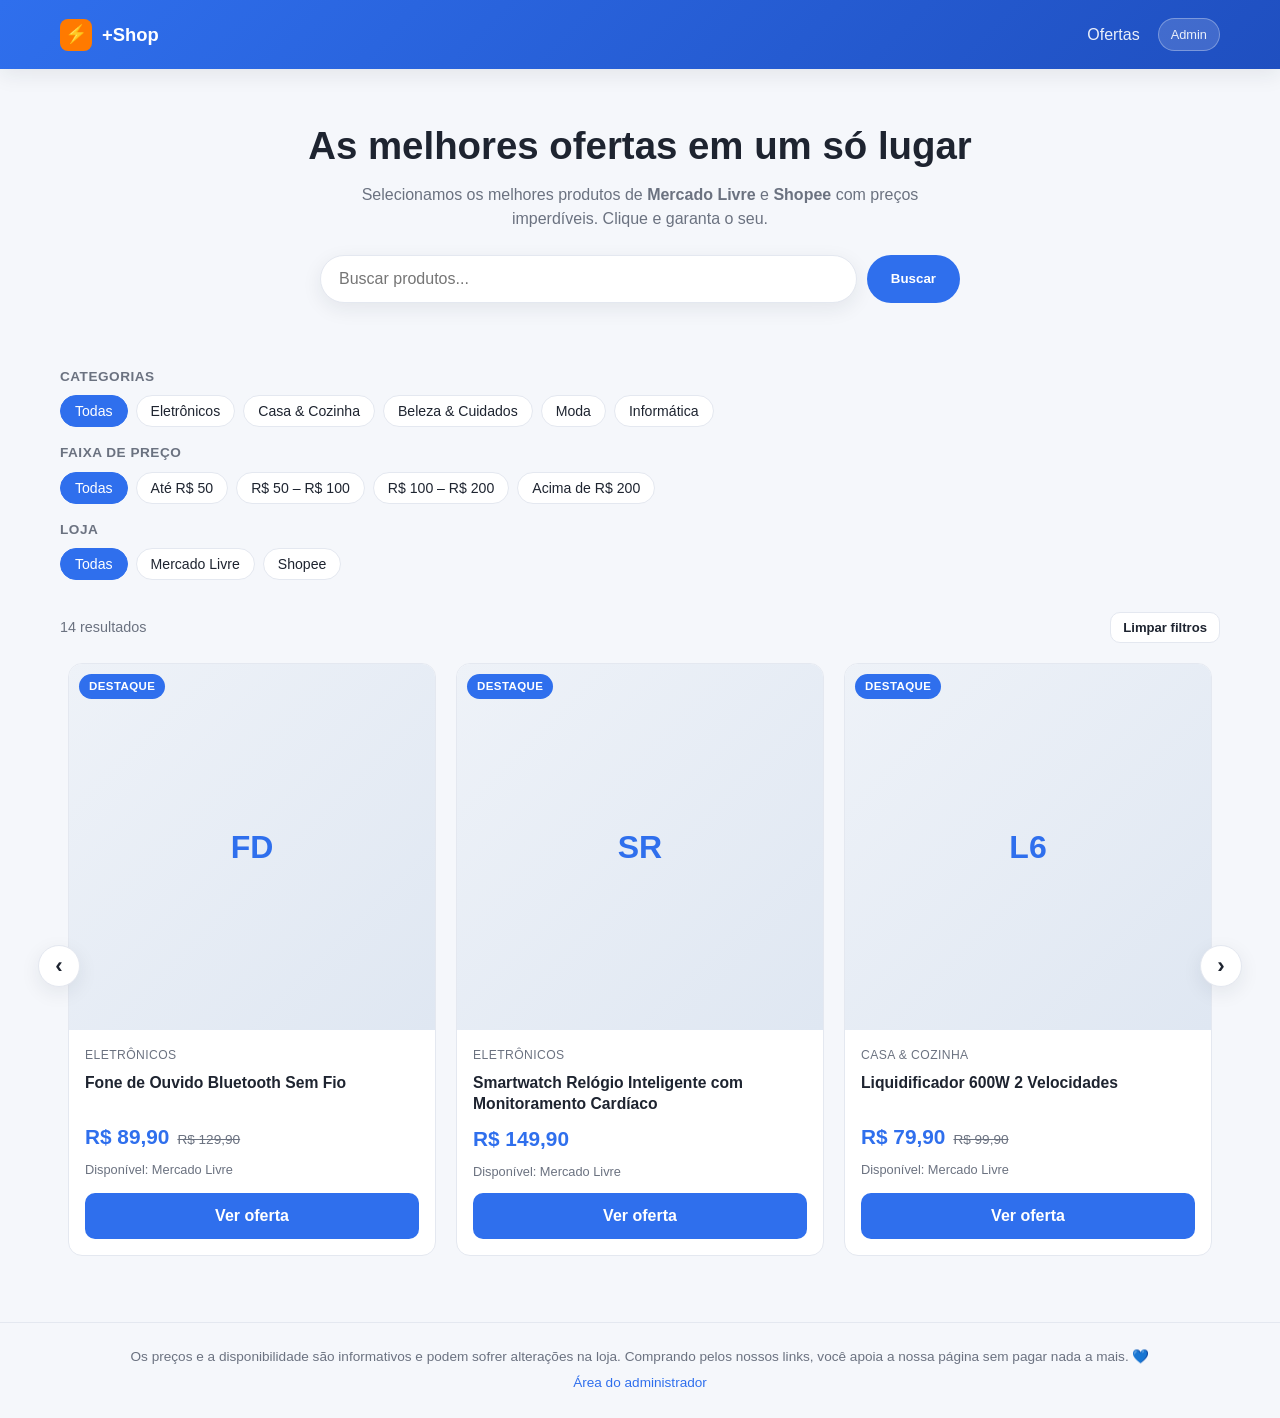
<file: index.html>
<!DOCTYPE html>
<html lang="pt-BR">
<head>
  <meta charset="UTF-8">
  <meta name="viewport" content="width=device-width, initial-scale=1.0">
  <title>+Shop | Cupons e Produtos em Promoção</title>
  <meta name="description" content="Confira as melhores ofertas selecionadas em Mercado Livre e Shopee. Pesquise produtos por categoria e faixa de preço.">
  <link rel="stylesheet" href="css/style.css">
</head>
<body>

  <header class="site-header">
    <div class="container">
      <div class="brand">
        <span class="logo">⚡</span>
        <span>+Shop</span>
      </div>
      <nav class="nav-links">
        <a href="#ofertas">Ofertas</a>
        <a href="admin.html" class="badge-admin">Admin</a>
      </nav>
    </div>
  </header>

  <section class="hero">
    <div class="container">
      <h1>As melhores ofertas em um só lugar</h1>
      <p>Selecionamos os melhores produtos de <strong>Mercado Livre</strong> e <strong>Shopee</strong> com preços imperdíveis. Clique e garanta o seu.</p>
      <div class="search-bar">
        <input type="search" id="searchInput" placeholder="Buscar produtos..." aria-label="Buscar produtos">
        <button type="button" id="searchBtn">Buscar</button>
      </div>
    </div>
  </section>

  <main class="container">

    <section class="filters" id="filters">
      <div class="filter-group">
        <h3>Categorias</h3>
        <div class="chips" id="categoryChips"></div>
      </div>
      <div class="filter-group">
        <h3>Faixa de preço</h3>
        <div class="chips" id="priceChips"></div>
      </div>
      <div class="filter-group">
        <h3>Loja</h3>
        <div class="chips" id="storeChips"></div>
      </div>
    </section>

    <section id="ofertas">
      <div class="results-info">
        <span id="resultsCount">Carregando produtos...</span>
        <button type="button" class="btn btn-ghost btn-sm" id="clearFilters">Limpar filtros</button>
      </div>
      <div class="carousel" id="productCarousel">
        <button type="button" class="carousel-btn prev" id="carouselPrev" aria-label="Anterior">‹</button>
        <div class="carousel-track" id="productTrack" tabindex="0" aria-label="Carrossel de produtos"></div>
        <button type="button" class="carousel-btn next" id="carouselNext" aria-label="Próximo">›</button>
      </div>
    </section>

  </main>

  <footer>
    <div class="container">
      <p>Os preços e a disponibilidade são informativos e podem sofrer alterações na loja. Comprando pelos nossos links, você apoia a nossa página sem pagar nada a mais. 💙</p>
      <p style="margin-top:6px"><a href="admin.html">Área do administrador</a></p>
    </div>
  </footer>

  <div class="toast" id="toast" role="status"></div>

  <script src="js/products.js"></script>
</body>
</html>
</file>
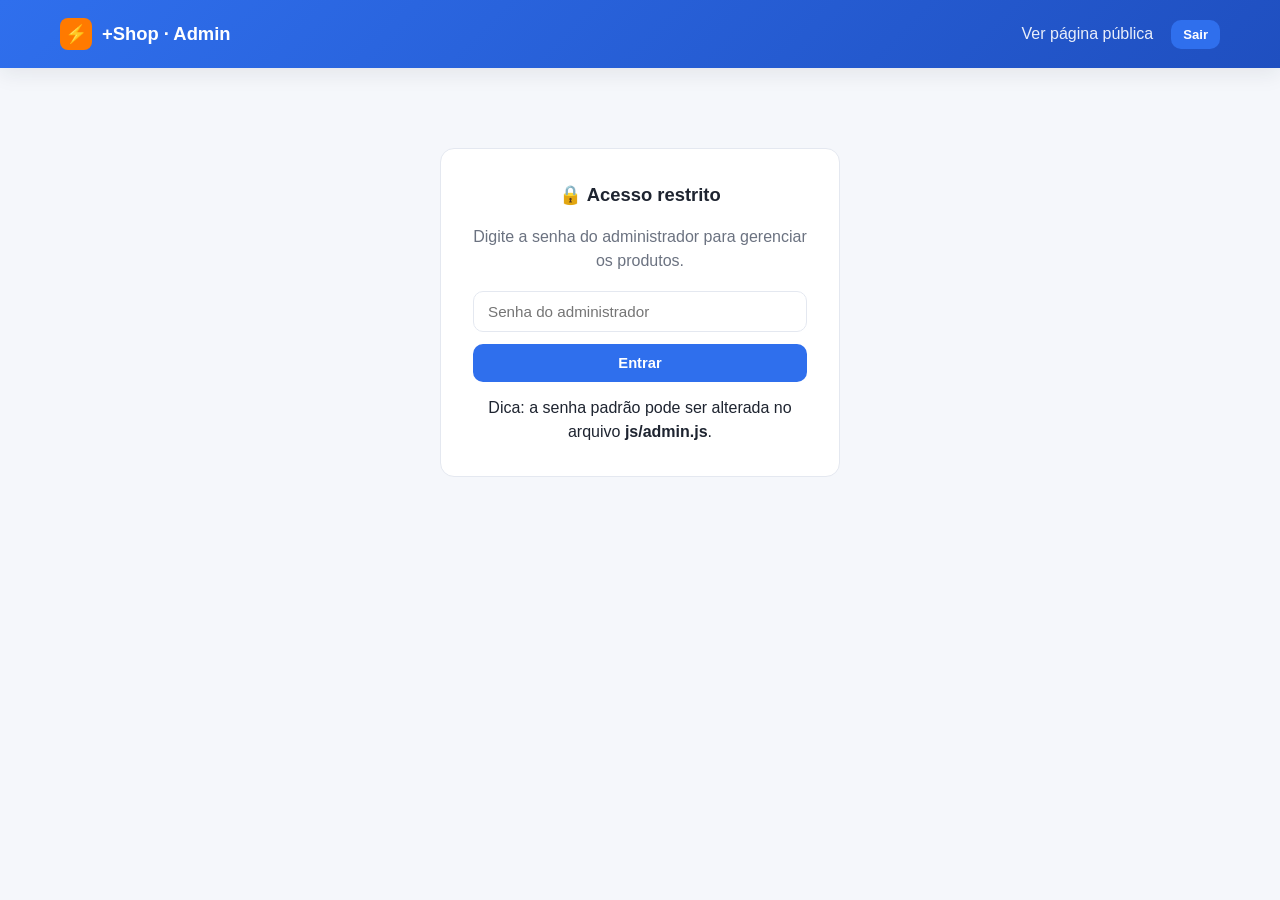
<file: admin.html>
<!DOCTYPE html>
<html lang="pt-BR">
<head>
  <meta charset="UTF-8">
  <meta name="viewport" content="width=device-width, initial-scale=1.0">
  <title>Painel do Administrador | +Shop</title>
  <link rel="stylesheet" href="css/style.css">
</head>
<body>

  <header class="site-header">
    <div class="container">
      <div class="brand">
        <span class="logo">⚡</span>
        <span>+Shop · Admin</span>
      </div>
      <nav class="nav-links">
        <a href="index.html">Ver página pública</a>
        <button type="button" class="btn btn-sm" id="logoutBtn" hidden>Sair</button>
      </nav>
    </div>
  </header>

  <!-- Tela de senha -->
  <div class="container" id="authGate">
    <div class="auth-gate">
      <div class="card panel">
        <h2>🔒 Acesso restrito</h2>
        <p style="color:var(--muted);margin-bottom:18px">Digite a senha do administrador para gerenciar os produtos.</p>
        <div class="field">
          <input type="password" id="passwordInput" placeholder="Senha do administrador" autocomplete="current-password">
        </div>
        <button type="button" class="btn btn-block" id="loginBtn">Entrar</button>
        <p class="hint" style="margin-top:14px">Dica: a senha padrão pode ser alterada no arquivo <strong>js/admin.js</strong>.</p>
      </div>
    </div>
  </div>

  <!-- Painel -->
  <div class="container" id="adminPanel" hidden>

    <main class="admin-layout">

      <!-- Formulário -->
      <div class="panel">
        <h2 id="formTitle">Novo produto</h2>

        <form id="productForm" autocomplete="off">
          <input type="hidden" id="productId">

          <div class="field">
            <label for="fName">Nome do produto *</label>
            <input type="text" id="fName" required>
          </div>

          <div class="field">
            <label for="fCategory">Categoria *</label>
            <input type="text" id="fCategory" list="categoryList" required placeholder="Ex.: Eletrônicos">
            <datalist id="categoryList"></datalist>
          </div>

          <div class="field">
            <label for="fDescription">Descrição</label>
            <textarea id="fDescription" rows="2" placeholder="Breve descrição do produto (opcional)"></textarea>
          </div>

          <div class="field">
            <label for="fPrice">Preço atual (R$) *</label>
            <input type="number" id="fPrice" min="0" step="0.01" required placeholder="99.90">
          </div>

          <div class="field">
            <label for="fOldPrice">Preço antigo (R$)</label>
            <input type="number" id="fOldPrice" min="0" step="0.01" placeholder="Deixe 0 se não houver">
            <div class="hint">Mostra o preço antigo riscado se for maior que o atual.</div>
          </div>

          <div class="field">
            <label for="fImage">URL da imagem</label>
            <input type="url" id="fImage" placeholder="https://... (opcional)">
            <div class="hint">Se estiver vazio, é exibida uma imagem com as iniciais do produto.</div>
          </div>

          <div class="field">
            <label for="fStore">Loja *</label>
            <select id="fStore" required>
              <option value="Mercado Livre">Mercado Livre</option>
              <option value="Shopee">Shopee</option>
              <option value="Outra">Outra</option>
            </select>
          </div>

          <div class="field">
            <label for="fLink">Link de afiliado *</label>
            <input type="url" id="fLink" required placeholder="https://...">
            <div class="hint">Use o link de afiliado gerado na plataforma (Ex.: Mercado Livre / Shopee).</div>
          </div>

          <div class="field">
            <label>
              <input type="checkbox" id="fFeatured" style="width:auto;display:inline;margin-right:6px">
              Marcar como <strong>destaque</strong>
            </label>
          </div>

          <div class="form-actions">
            <button type="submit" class="btn" id="saveBtn">Salvar produto</button>
            <button type="button" class="btn btn-ghost" id="resetBtn" hidden>Cancelar edição</button>
          </div>
        </form>
      </div>

      <!-- Lista -->
      <div class="panel">
        <h2>Produtos cadastrados <span id="panelCount" style="color:var(--muted);font-weight:400"></span></h2>

        <div class="stats">
          <div class="stat"><b id="statTotal">0</b><span>Total</span></div>
          <div class="stat"><b id="statFeatured">0</b><span>Destaques</span></div>
          <div class="stat"><b id="statCats">0</b><span>Categorias</span></div>
        </div>

        <div style="overflow-x:auto">
          <table class="admin-table" id="productTable">
            <thead>
              <tr>
                <th>Produto</th>
                <th>Categoria</th>
                <th>Preço</th>
                <th>Destaque</th>
                <th>Ações</th>
              </tr>
            </thead>
            <tbody id="productTableBody"></tbody>
          </table>
        </div>

        <h3>Publicar alterações</h3>
        <p class="hint" style="margin-bottom:14px">
          Este site é estático. Para publicar no ar, faça o download/exportação do <strong>products.json</strong>
          e substitua o arquivo do seu servidor, ou cole o conteúdo abaixo.
        </p>
        <div class="form-actions">
          <button type="button" class="btn btn-accent" id="exportBtn">⬇ Baixar products.json</button>
          <button type="button" class="btn btn-ghost" id="copyBtn">Copiar JSON</button>
          <button type="button" class="btn btn-ghost" id="importBtn">Importar JSON</button>
        </div>
        <div class="field" id="importArea" hidden style="margin-top:14px">
          <label for="importText">Cole o conteúdo do products.json</label>
          <textarea id="importText" class="code"></textarea>
          <div class="form-actions">
            <button type="button" class="btn" id="confirmImportBtn">Importar agora</button>
            <button type="button" class="btn btn-ghost" id="cancelImportBtn">Cancelar</button>
          </div>
        </div>
      </div>

    </main>
  </div>

  <div class="toast" id="toast" role="status"></div>

  <script src="js/admin.js"></script>
</body>
</html>
</file>
<file: css/style.css>
:root {
  --primary: #2f6fed;
  --primary-dark: #1f4fc0;
  --accent: #ff7a00;
  --bg: #f5f7fb;
  --card: #ffffff;
  --text: #1e2430;
  --muted: #6b7280;
  --border: #e4e8f0;
  --success: #16a34a;
  --danger: #dc2626;
  --radius: 14px;
  --shadow: 0 6px 20px rgba(30, 36, 48, 0.08);
}

* { box-sizing: border-box; margin: 0; padding: 0; }

body {
  font-family: -apple-system, BlinkMacSystemFont, "Segoe UI", Roboto, Helvetica, Arial, sans-serif;
  background: var(--bg);
  color: var(--text);
  line-height: 1.5;
}

a { color: var(--primary); text-decoration: none; }
img { max-width: 100%; display: block; }

.container { max-width: 1200px; margin: 0 auto; padding: 0 20px; }

/* Header */
.site-header {
  background: linear-gradient(135deg, var(--primary), var(--primary-dark));
  color: #fff;
  padding: 18px 0;
  position: sticky;
  top: 0;
  z-index: 50;
  box-shadow: var(--shadow);
}
.site-header .container {
  display: flex;
  align-items: center;
  justify-content: space-between;
  gap: 16px;
  flex-wrap: wrap;
}
.brand { display: flex; align-items: center; gap: 10px; font-weight: 700; font-size: 1.15rem; }
.brand .logo { width: 32px; height: 32px; border-radius: 8px; display: grid; place-items: center; background: var(--accent); color: #fff; font-size: 18px; }
.nav-links { display: flex; gap: 18px; align-items: center; }
.nav-links a { color: rgba(255,255,255,0.9); font-weight: 500; }
.nav-links a:hover { color: #fff; }
.badge-admin {
  background: rgba(255,255,255,0.15);
  border: 1px solid rgba(255,255,255,0.3);
  padding: 6px 12px;
  border-radius: 999px;
  font-size: 0.8rem;
}

/* Hero */
.hero { padding: 48px 0 32px; text-align: center; }
.hero h1 { font-size: clamp(1.6rem, 4vw, 2.4rem); margin-bottom: 8px; }
.hero p { color: var(--muted); max-width: 640px; margin: 0 auto 24px; }

/* Search bar */
.search-bar {
  display: flex;
  gap: 10px;
  max-width: 640px;
  margin: 0 auto;
}
.search-bar input {
  flex: 1;
  padding: 14px 18px;
  border: 1px solid var(--border);
  border-radius: 999px;
  font-size: 1rem;
  outline: none;
  background: var(--card);
  box-shadow: var(--shadow);
}
.search-bar input:focus { border-color: var(--primary); }
.search-bar button {
  padding: 0 24px;
  border: none;
  border-radius: 999px;
  background: var(--primary);
  color: #fff;
  font-weight: 600;
  cursor: pointer;
}
.search-bar button:hover { background: var(--primary-dark); }

/* Filters */
.filters { margin: 32px 0; }
.filter-group { margin-bottom: 16px; }
.filter-group h3 { font-size: 0.85rem; text-transform: uppercase; letter-spacing: 0.5px; color: var(--muted); margin-bottom: 8px; }
.chips { display: flex; flex-wrap: wrap; gap: 8px; }
.chip {
  padding: 7px 14px;
  border: 1px solid var(--border);
  border-radius: 999px;
  background: var(--card);
  cursor: pointer;
  font-size: 0.88rem;
  font-weight: 500;
  color: var(--text);
  transition: all 0.15s;
}
.chip:hover { border-color: var(--primary); color: var(--primary); }
.chip.active { background: var(--primary); border-color: var(--primary); color: #fff; }

/* Grid */
.results-info { display: flex; justify-content: space-between; align-items: center; margin: 8px 0 16px; color: var(--muted); font-size: 0.9rem; }

/* Carousel */
.carousel { position: relative; padding: 0 8px; }
.carousel-track {
  display: flex;
  gap: 20px;
  overflow-x: auto;
  scroll-snap-type: x mandatory;
  padding: 4px 2px 18px;
  scrollbar-width: none;
}
.carousel-track::-webkit-scrollbar { display: none; }
.carousel-slide {
  flex: 0 0 auto;
  scroll-snap-align: start;
}
.carousel-slide .card { height: 100%; }
.carousel-btn {
  position: absolute;
  top: 50%;
  transform: translateY(-50%);
  z-index: 10;
  width: 42px;
  height: 42px;
  border-radius: 50%;
  border: 1px solid var(--border);
  background: var(--card);
  color: var(--text);
  font-size: 1.4rem;
  font-weight: 700;
  line-height: 1;
  cursor: pointer;
  box-shadow: var(--shadow);
  display: grid;
  place-items: center;
  transition: background 0.15s, color 0.15s;
}
.carousel-btn:hover:not(:disabled) { background: var(--primary); color: #fff; border-color: var(--primary); }
.carousel-btn:disabled { opacity: 0.3; cursor: default; }
.carousel-btn.prev { left: -22px; }
.carousel-btn.next { right: -22px; }
@media (max-width: 520px) { .carousel-btn.prev { left: 0; } .carousel-btn.next { right: 0; } }

/* Card */
.card {
  background: var(--card);
  border: 1px solid var(--border);
  border-radius: var(--radius);
  overflow: hidden;
  display: flex;
  flex-direction: column;
  transition: transform 0.15s, box-shadow 0.15s;
}
.card:hover { transform: translateY(-3px); box-shadow: var(--shadow); }
.card-img {
  background: linear-gradient(135deg, #eef2f8, #dfe7f2);
  aspect-ratio: 1 / 1;
  display: grid;
  place-items: center;
  color: var(--muted);
  font-weight: 600;
  font-size: 1.1rem;
  position: relative;
}
.card-img img { width: 100%; height: 100%; object-fit: cover; }
.card-img .placeholder-initials { font-size: 2rem; color: var(--primary); font-weight: 700; }
.card-badge {
  position: absolute;
  top: 10px;
  left: 10px;
  background: var(--accent);
  color: #fff;
  font-size: 0.72rem;
  font-weight: 700;
  padding: 4px 10px;
  border-radius: 999px;
  text-transform: uppercase;
  letter-spacing: 0.4px;
}
.card-badge.featured { background: var(--primary); }
.card-body { padding: 16px; display: flex; flex-direction: column; gap: 8px; flex: 1; }
.card-body h3 { font-size: 0.98rem; line-height: 1.35; font-weight: 600; min-height: 2.6em; }
.card-cat { font-size: 0.76rem; color: var(--muted); text-transform: uppercase; letter-spacing: 0.4px; }
.card-price { display: flex; align-items: baseline; gap: 8px; }
.price-now { font-size: 1.3rem; font-weight: 700; color: var(--primary); }
.price-old { font-size: 0.85rem; color: var(--muted); text-decoration: line-through; }
.card-store { font-size: 0.8rem; color: var(--muted); margin-bottom: 4px; }
.card-btn {
  margin-top: auto;
  display: block;
  text-align: center;
  background: var(--primary);
  color: #fff;
  font-weight: 600;
  padding: 11px;
  border-radius: 10px;
  transition: background 0.15s;
}
.card-btn:hover { background: var(--primary-dark); }

/* Empty state */
.empty {
  grid-column: 1 / -1;
  text-align: center;
  padding: 60px 20px;
  color: var(--muted);
}
.empty a { color: var(--primary); font-weight: 600; }

/* Footer */
footer { border-top: 1px solid var(--border); margin-top: 48px; padding: 24px 0; text-align: center; color: var(--muted); font-size: 0.85rem; }
footer a { color: var(--primary); }

/* ===== Admin ===== */
.auth-gate { max-width: 400px; margin: 80px auto; text-align: center; }
.auth-gate .card { padding: 32px; }
.auth-gate h2 { margin-bottom: 16px; }
.auth-gate input, .field input, .field select, .field textarea {
  width: 100%;
  padding: 11px 14px;
  border: 1px solid var(--border);
  border-radius: 10px;
  font-size: 0.95rem;
  outline: none;
  font-family: inherit;
  background: var(--card);
}
.auth-gate input:focus, .field input:focus, .field select:focus, .field textarea:focus { border-color: var(--primary); }

.btn {
  display: inline-flex;
  align-items: center;
  justify-content: center;
  gap: 8px;
  border: none;
  border-radius: 10px;
  padding: 11px 20px;
  font-size: 0.92rem;
  font-weight: 600;
  cursor: pointer;
  background: var(--primary);
  color: #fff;
  transition: opacity 0.15s;
}
.btn:hover { opacity: 0.88; }
.btn-block { width: 100%; }
.btn-accent { background: var(--accent); }
.btn-danger { background: var(--danger); }
.btn-ghost { background: var(--card); color: var(--text); border: 1px solid var(--border); }
.btn-sm { padding: 7px 12px; font-size: 0.82rem; }

.admin-layout { display: grid; grid-template-columns: 380px 1fr; gap: 24px; margin: 32px 0; align-items: start; }
@media (max-width: 900px) { .admin-layout { grid-template-columns: 1fr; } }

.panel { background: var(--card); border: 1px solid var(--border); border-radius: var(--radius); padding: 24px; }
.panel h2 { font-size: 1.15rem; margin-bottom: 16px; }
.panel h3 { font-size: 0.9rem; margin: 16px 0 8px; }

.field { margin-bottom: 12px; }
.field label { display: block; font-size: 0.82rem; font-weight: 600; margin-bottom: 5px; color: var(--text); }
.field .hint { font-size: 0.75rem; color: var(--muted); margin-top: 4px; }
.form-actions { display: flex; gap: 10px; margin-top: 16px; flex-wrap: wrap; }

.admin-table { width: 100%; border-collapse: collapse; font-size: 0.88rem; }
.admin-table th, .admin-table td { text-align: left; padding: 10px 12px; border-bottom: 1px solid var(--border); vertical-align: middle; }
.admin-table th { color: var(--muted); font-size: 0.78rem; text-transform: uppercase; letter-spacing: 0.4px; }
.admin-table .thumb { width: 46px; height: 46px; border-radius: 8px; object-fit: cover; background: #eef2f8; }
.admin-table .thumb-initials { width: 46px; height: 46px; border-radius: 8px; display: grid; place-items: center; background: #eef2f8; color: var(--primary); font-weight: 700; }
.row-actions { display: flex; gap: 6px; }

.toast {
  position: fixed;
  bottom: 24px;
  right: 24px;
  background: var(--text);
  color: #fff;
  padding: 12px 20px;
  border-radius: 10px;
  box-shadow: var(--shadow);
  font-size: 0.9rem;
  opacity: 0;
  transform: translateY(12px);
  transition: all 0.25s;
  z-index: 100;
}
.toast.show { opacity: 1; transform: translateY(0); }
.toast.success { background: var(--success); }
.toast.error { background: var(--danger); }

textarea.code { font-family: ui-monospace, SFMono-Regular, Menlo, monospace; font-size: 0.78rem; min-height: 140px; white-space: pre; }

.stats { display: grid; grid-template-columns: repeat(3, 1fr); gap: 12px; margin-bottom: 18px; }
.stat { background: var(--bg); border-radius: 10px; padding: 12px; text-align: center; }
.stat b { display: block; font-size: 1.3rem; color: var(--primary); }
.stat span { font-size: 0.75rem; color: var(--muted); }
</file>
